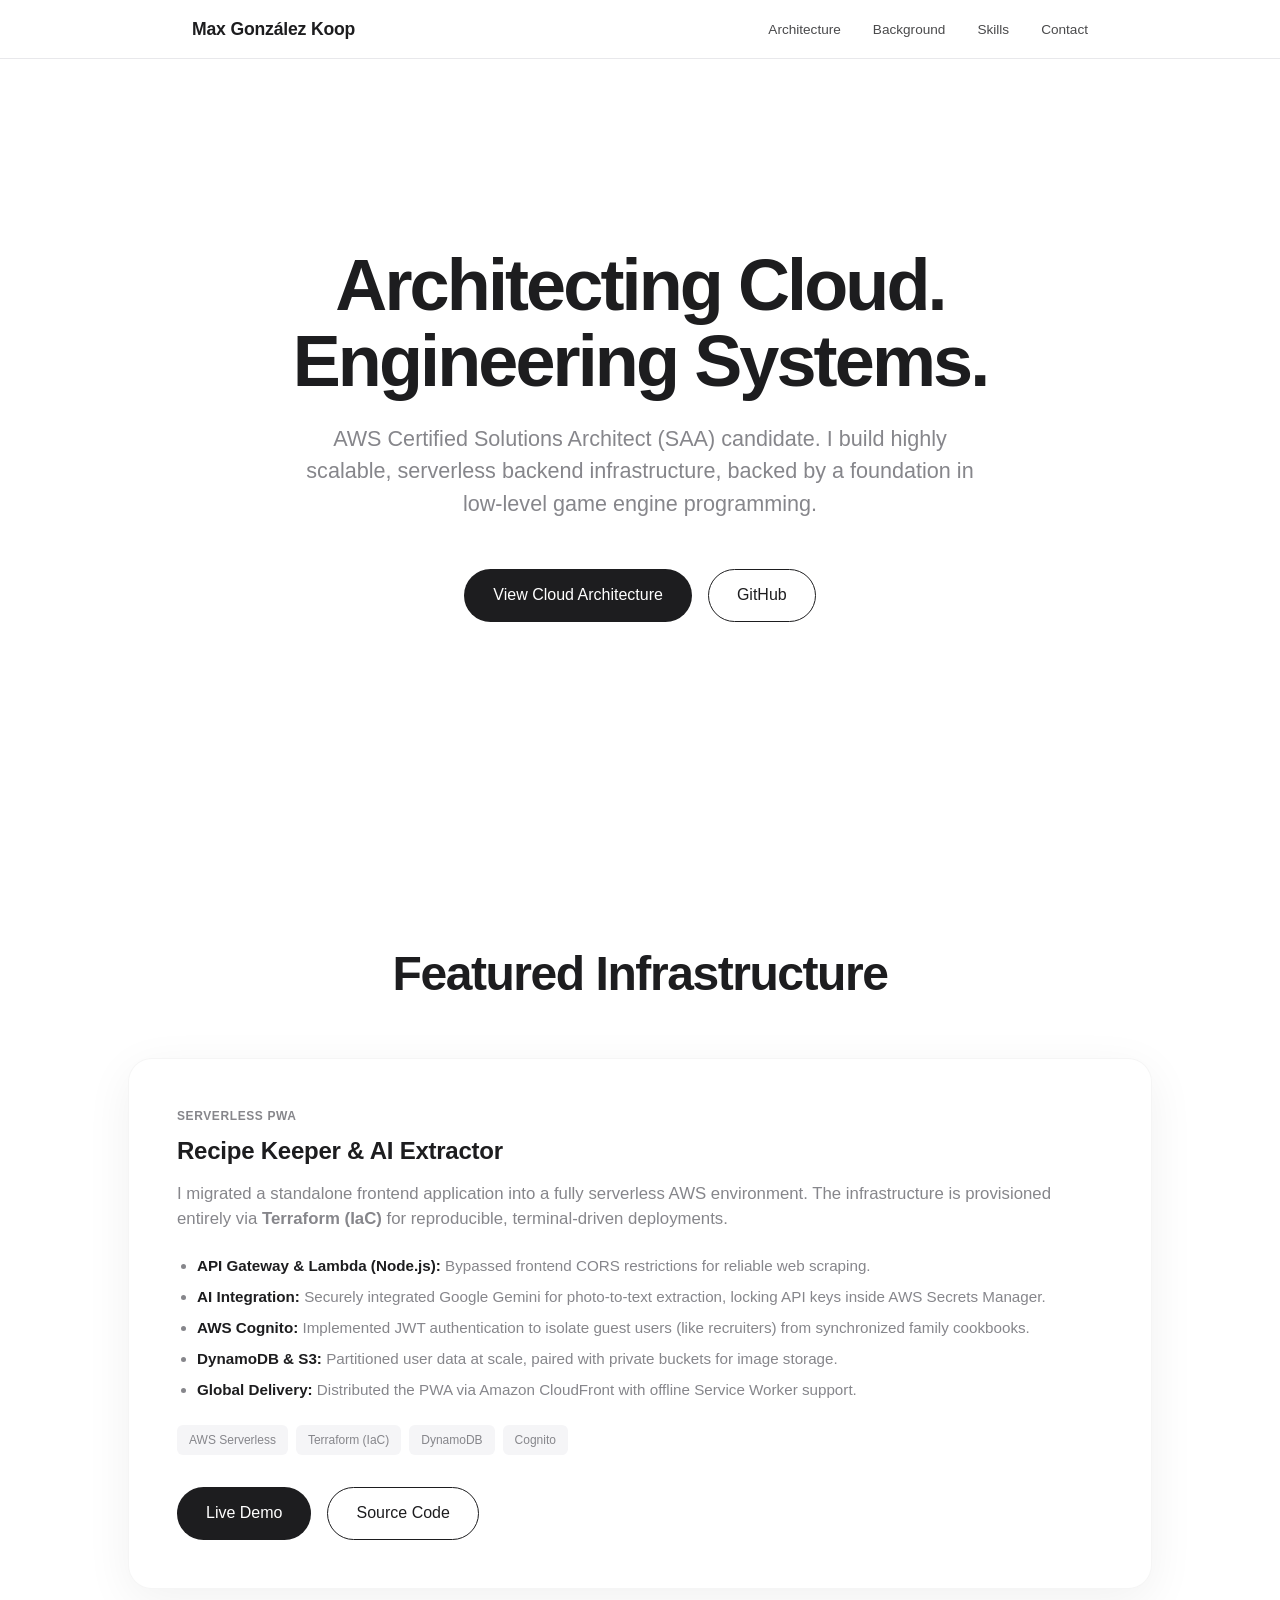
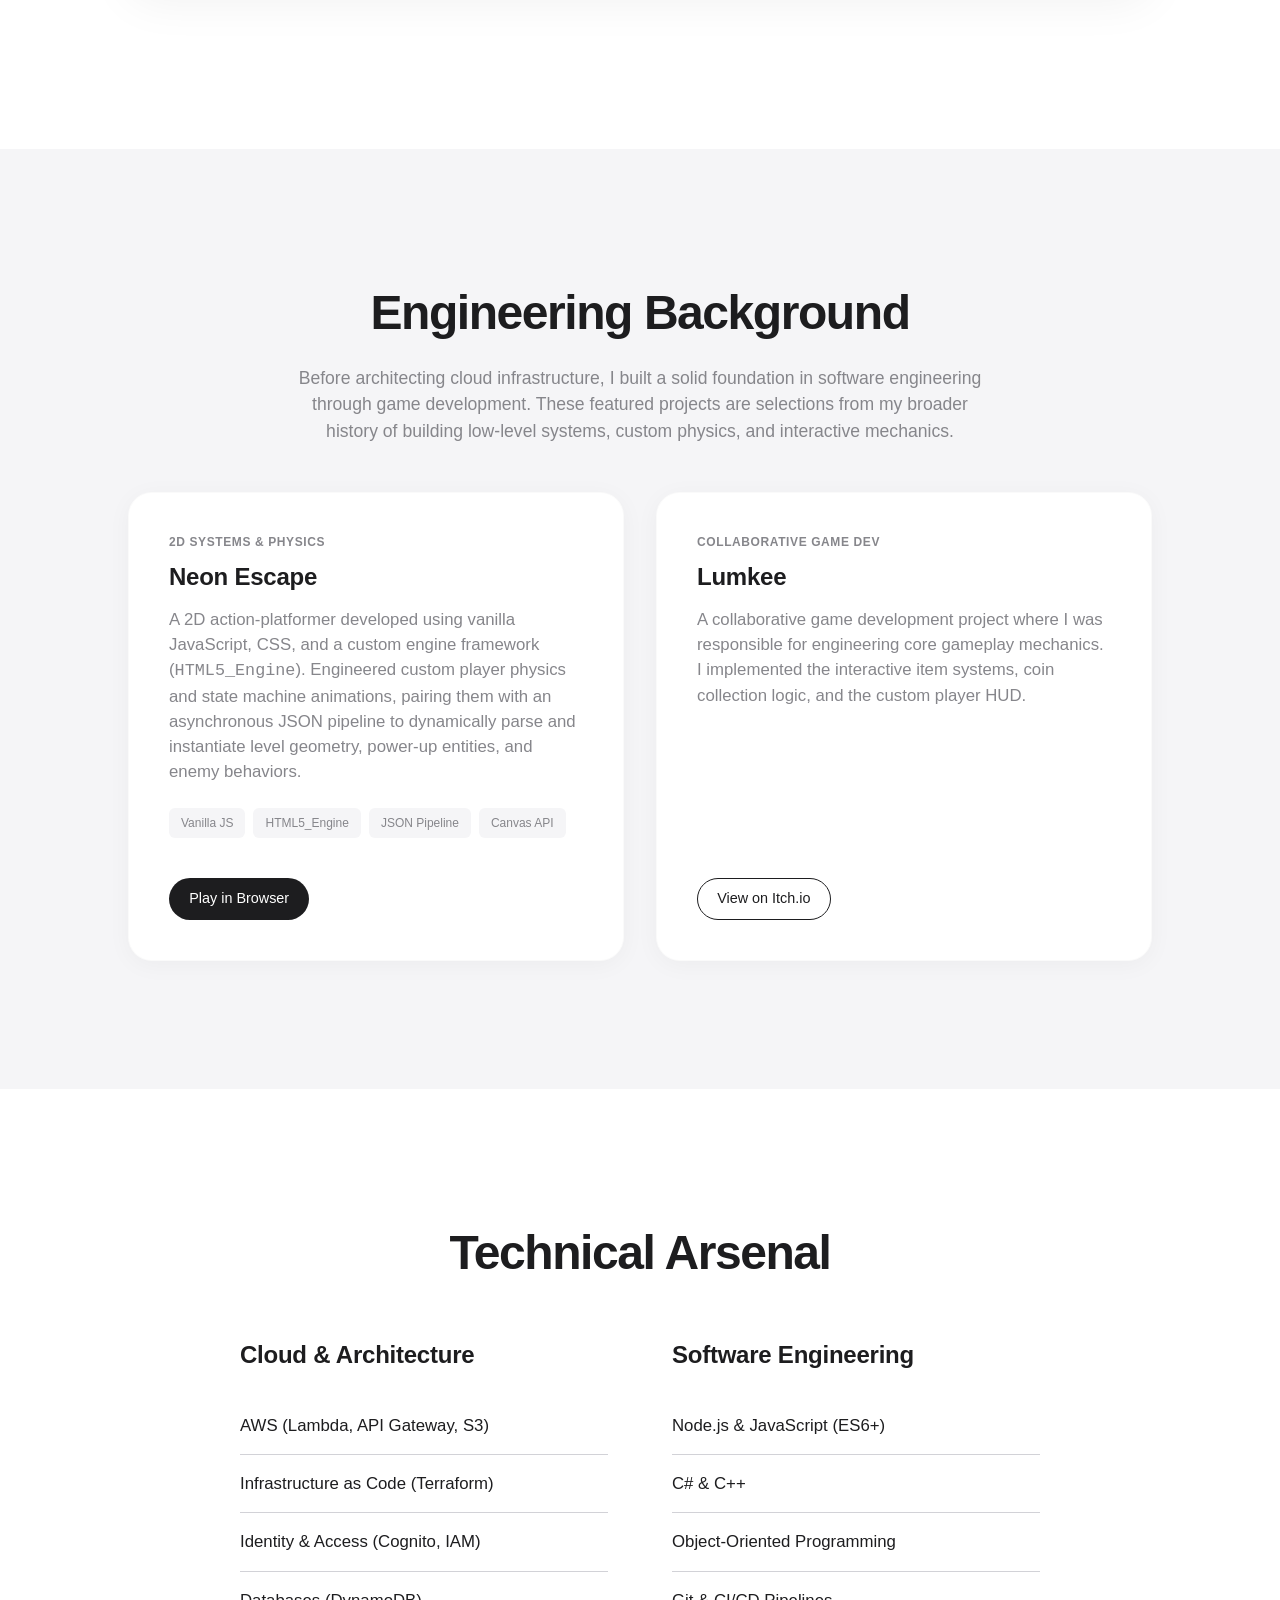
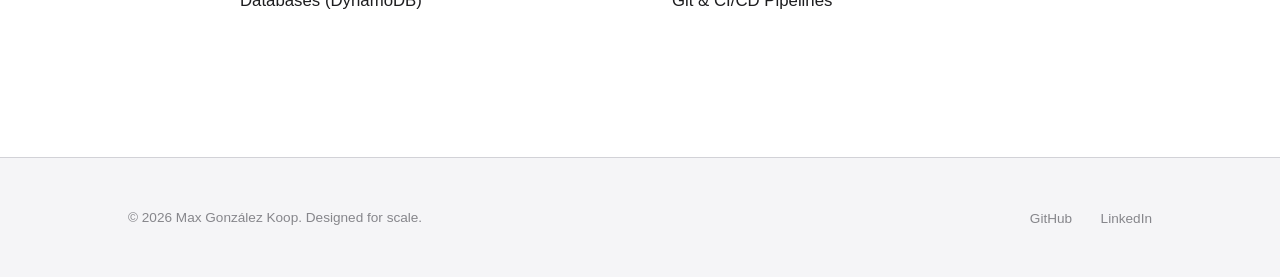
<file: index.html>
<!DOCTYPE html>
<html lang="en">
<head>
  <meta charset="UTF-8">
  <meta name="viewport" content="width=device-width, initial-scale=1.0">
  <title>Max González Koop | Cloud Solutions Architect</title>
  <link rel="stylesheet" href="style.css">
</head>
<body>

  <nav>
    <div class="nav-content">
      <div class="logo">Max González Koop</div>
      <ul class="nav-links">
        <li><a href="#featured">Architecture</a></li>
        <li><a href="#history">Background</a></li>
        <li><a href="#skills">Skills</a></li>
        <li><a href="mailto:maxgonzalezkoop@gmail.com">Contact</a></li>
      </ul>
    </div>
  </nav>

  <main>
    <header id="hero">
      <div class="hero-container">
        <h1 class="animate-load delay-1">Architecting Cloud.<br>Engineering Systems.</h1>
        <p class="subtitle animate-load delay-2">
          AWS Certified Solutions Architect (SAA) candidate. I build highly scalable, serverless backend infrastructure, backed by a foundation in low-level game engine programming.
        </p>
        <div class="btn-group animate-load delay-3">
          <a href="#featured" class="btn btn-primary">View Cloud Architecture</a>
          <a href="https://github.com/maxgkdev" target="_blank" class="btn btn-secondary">GitHub</a>
        </div>
      </div>
    </header>

    <!-- PRIMARY FOCUS: AWS ARCHITECTURE -->
    <section id="featured" class="section-padding">
      <div class="section-container">
        <h2 class="section-title scroll-reveal">Featured Infrastructure</h2>
        
        <div class="featured-card scroll-reveal">
          <div class="featured-content">
            <span class="eyebrow">Serverless PWA</span>
            <h3>Recipe Keeper & AI Extractor</h3>
            <p>I migrated a standalone frontend application into a fully serverless AWS environment. The infrastructure is provisioned entirely via <strong>Terraform (IaC)</strong> for reproducible, terminal-driven deployments.</p>
            
            <ul class="feature-list">
              <li><strong>API Gateway & Lambda (Node.js):</strong> Bypassed frontend CORS restrictions for reliable web scraping.</li>
              <li><strong>AI Integration:</strong> Securely integrated Google Gemini for photo-to-text extraction, locking API keys inside AWS Secrets Manager.</li>
              <li><strong>AWS Cognito:</strong> Implemented JWT authentication to isolate guest users (like recruiters) from synchronized family cookbooks.</li>
              <li><strong>DynamoDB & S3:</strong> Partitioned user data at scale, paired with private buckets for image storage.</li>
              <li><strong>Global Delivery:</strong> Distributed the PWA via Amazon CloudFront with offline Service Worker support.</li>
            </ul>

            <div class="tags">
              <span class="tag">AWS Serverless</span>
              <span class="tag">Terraform (IaC)</span>
              <span class="tag">DynamoDB</span>
              <span class="tag">Cognito</span>
            </div>
            
            <div class="card-actions">
              <a href="https://d2tjksce0qbw7r.cloudfront.net/" target="_blank" class="btn btn-primary">Live Demo</a>
              <a href="https://github.com/maxgkdev/recipe-keeper-aws-serverless" target="_blank" class="btn btn-secondary">Source Code</a>
            </div>
          </div>
        </div>
      </div>
    </section>

    <!-- SECONDARY FOCUS: GAME DEV HISTORY -->
    <section id="history" class="section-padding bg-alt">
      <div class="section-container">
        <div class="section-header scroll-reveal">
          <h2 class="section-title" style="margin-bottom: 1rem;">Engineering Background</h2>
          <p class="subtitle" style="text-align: center; font-size: 1.1rem; margin-bottom: 3rem;">
            Before architecting cloud infrastructure, I built a solid foundation in software engineering through game development. These featured projects are selections from my broader history of building low-level systems, custom physics, and interactive mechanics.
        </div>
        
        <div class="projects-grid">
          
              <!-- Neon Escape -->
        <div class="card scroll-reveal">
        <div class="card-content">
            <span class="eyebrow">2D Systems & Physics</span>
        <h3>Neon Escape</h3>
        <p>
             A 2D action-platformer developed using vanilla JavaScript, CSS, and a custom engine framework (<code>HTML5_Engine</code>). Engineered custom player physics and state machine animations, pairing them with an asynchronous JSON pipeline to dynamically parse and instantiate level geometry, power-up entities, and enemy behaviors.
        </p>
        <div class="tags">
            <span class="tag">Vanilla JS</span>
            <span class="tag">HTML5_Engine</span>
            <span class="tag">JSON Pipeline</span>
            <span class="tag">Canvas API</span>
        </div>
        </div>
        <div class="card-footer flex-footer">
            <a href="projects/neon-escapes/index.html" target="_blank" class="btn btn-primary btn-sm">Play in Browser</a>
        </div>
        </div>

          <!-- Lumkee -->
          <div class="card scroll-reveal delay-1">
            <div class="card-content">
              <span class="eyebrow">Collaborative Game Dev</span>
              <h3>Lumkee</h3>
              <p>A collaborative game development project where I was responsible for engineering core gameplay mechanics. I implemented the interactive item systems, coin collection logic, and the custom player HUD.</p>
            </div>
            <div class="card-footer flex-footer">
              <a href="https://hasusstudio.itch.io/lumkee" target="_blank" class="btn btn-secondary btn-sm">View on Itch.io</a>
            </div>
          </div>

        </div>
      </div>
    </section>

    <!-- SKILLS -->
    <section id="skills" class="section-padding">
      <div class="section-container">
        <h2 class="section-title scroll-reveal">Technical Arsenal</h2>
        
        <div class="skills-grid">
          <div class="skill-column scroll-reveal">
            <h3>Cloud & Architecture</h3>
            <ul>
              <li>AWS (Lambda, API Gateway, S3)</li>
              <li>Infrastructure as Code (Terraform)</li>
              <li>Identity & Access (Cognito, IAM)</li>
              <li>Databases (DynamoDB)</li>
            </ul>
          </div>
          
          <div class="skill-column scroll-reveal delay-1">
            <h3>Software Engineering</h3>
            <ul>
              <li>Node.js & JavaScript (ES6+)</li>
              <li>C# & C++</li>
              <li>Object-Oriented Programming</li>
              <li>Git & CI/CD Pipelines</li>
            </ul>
          </div>
        </div>
      </div>
    </section>
  </main>

  <footer>
    <div class="footer-content">
      <p>&copy; 2026 Max González Koop. Designed for scale.</p>
      <div class="social-links">
        <a href="https://github.com/maxgkdev" target="_blank">GitHub</a>
        <a href="https://linkedin.com/in/max-gonzalez-koop-64b515263/" target="_blank">LinkedIn</a>
      </div>
    </div>
  </footer>

  <script src="script.js" defer></script>
</body>
</html>
</file>
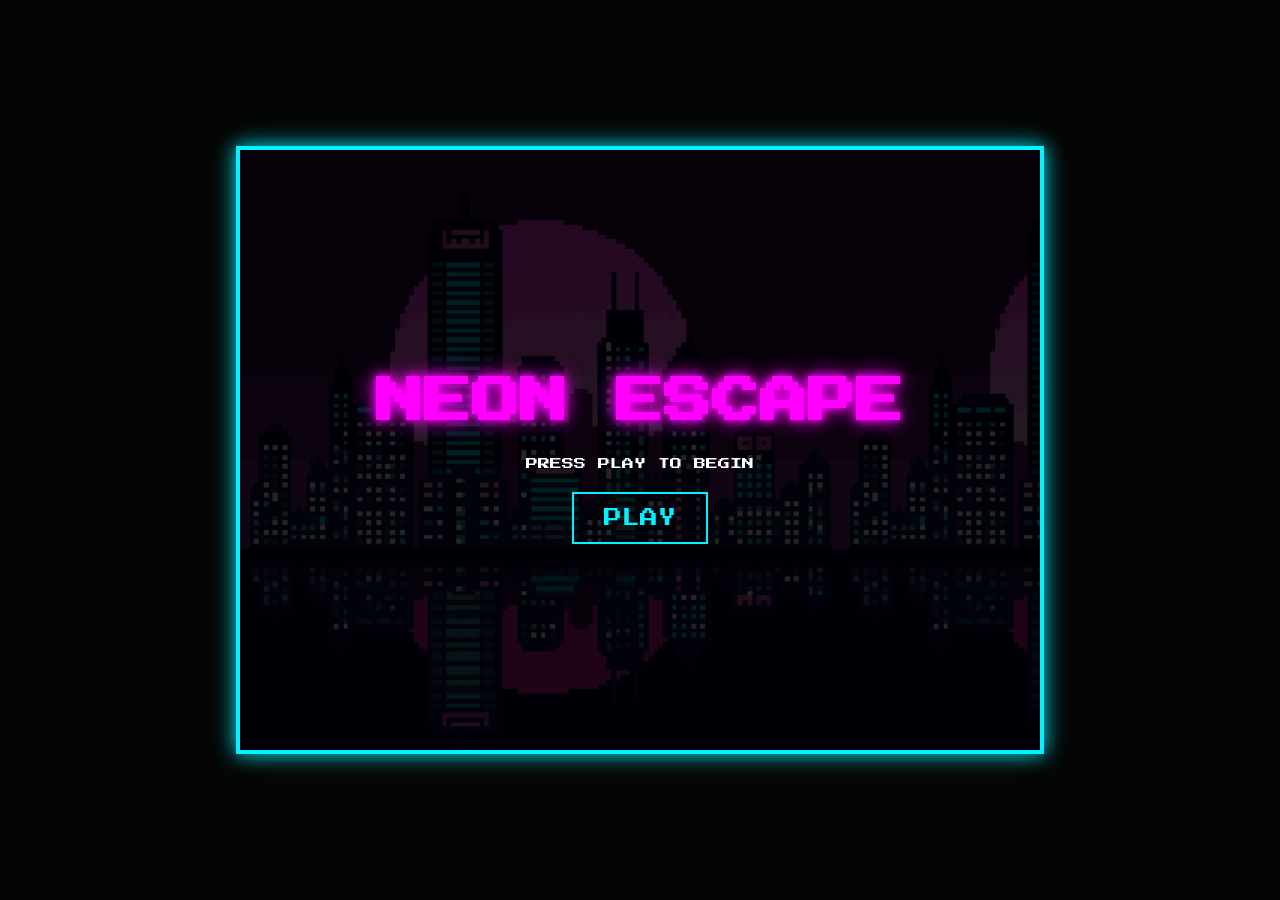
<file: projects/neon-escapes/index.html>
<!DOCTYPE html>
<html lang="en">
<head>
    <meta charset="UTF-8">
    <meta name="viewport" content="width=device-width, initial-scale=1.0">
    <title>Neon Physics Escape - Final Project</title>
    <link rel="stylesheet" href="style.css">
    <link href="https://fonts.googleapis.com/css2?family=Press+Start+2P&display=swap" rel="stylesheet">
</head>
<body>

    <div id="game-wrapper">
        <canvas id="myCanvas" width="800" height="600"></canvas>

        <div id="menu-container">
            
            <div id="main-menu" class="overlay">
                <h1 class="neon-text">NEON ESCAPE</h1>
                <p class="pulse">PRESS PLAY TO BEGIN</p>
                <button id="start-btn" class="menu-btn">PLAY</button>
            </div>

            <div id="game-ui" style="display: none;">
                <div class="hud-item">TIME: <span id="time-val">0.0</span>s</div>
                <div class="hud-item">SCORE: <span id="score-val">0</span></div>
            </div>

            <div id="pause-menu" class="overlay" style="display: none;">
                
                <h2 class="neon-text-blue">PAUSED</h2>
                <div style="margin-bottom: 30px;">
                 <label id="volume-label" for="volume-slider">MUSIC VOLUME</label><br>
                <input type="range" id="volume-slider" min="0" max="1" step="0.1" value="0.4">
                </div>
                <button id="resume-btn" class="menu-btn">RESUME</button>
                <button id="quit-btn" class="menu-btn">QUIT</button>
            </div>

            <div id="win-menu" class="overlay" style="display: none;">
                <h1 class="neon-text">YOU WIN!</h1>
                <h2 class="neon-text-blue">ESCAPE COMPLETE</h2>
                
                <h3 class="neon-text-blue" id="final-stats" style="font-size: 18px; margin-bottom: 30px; line-height: 1.5; text-align: center;"></h3>
                
                <button id="restart-btn" class="menu-btn">PLAY AGAIN</button>
            </div>

            <div id="inventory-ui">
                <div id="slot-1" class="slot"><span class="key">1</span><div class="label">EMPTY</div><div class="timer"></div></div>
                <div id="slot-2" class="slot"><span class="key">2</span><div class="label">EMPTY</div><div class="timer"></div></div>
                <div id="slot-3" class="slot"><span class="key">3</span><div class="label">EMPTY</div><div class="timer"></div></div>
            </div>

        </div>
    </div>

    <script src="scripts/Box2D.js"></script>

    <script src="scripts/utils_math.js"></script>
    <script src="scripts/utils_classes.js"></script>
    
    <script src="scripts/renderer.js"></script>
    <script src="scripts/input.js"></script>
    <script src="scripts/audioplayer.js"></script>
    <script src="scripts/particlesystem.js"></script>
    <script src="scripts/htmlmenu.js"></script>

    <script src="scripts/game.js"></script>
    <script src="scripts/gameobjects.js"></script>

    <script src="scripts/box2d_helper.js"></script>
    <script src="scripts/box2d_game.js"></script>
    <script src="scripts/box2d_gameobjects.js"></script>

    <script src="scripts/main.js"></script>
    <script src="Player.js"></script>
    <script src="NeonEscape.js"></script>

    
</body>
</html>
</file>
<file: style.css>
/* Apple-Style Design System */
:root {
  --bg-primary: #ffffff;
  --bg-secondary: #f5f5f7;
  --text-primary: #1d1d1f;
  --text-secondary: #86868b;
  --border: #d2d2d7;
  --accent: #0066cc;
  --accent-hover: #004499;
  
  --ease-out: cubic-bezier(0.23, 1, 0.32, 1);
}

* {
  margin: 0;
  padding: 0;
  box-sizing: border-box;
}

body {
  background-color: var(--bg-primary);
  color: var(--text-primary);
  font-family: -apple-system, BlinkMacSystemFont, "SF Pro Text", "Segoe UI", Roboto, Helvetica, Arial, sans-serif;
  line-height: 1.5;
  -webkit-font-smoothing: antialiased;
}

h1 {
  font-size: clamp(2.5rem, 6vw, 4.5rem);
  font-weight: 700;
  letter-spacing: -0.04em;
  line-height: 1.05;
  margin-bottom: 1.5rem;
}

h2.section-title {
  font-size: clamp(2rem, 4vw, 3rem);
  font-weight: 700;
  letter-spacing: -0.03em;
  margin-bottom: 3rem;
  text-align: center;
}

h3 {
  font-size: 1.5rem;
  font-weight: 600;
  letter-spacing: -0.01em;
  margin-bottom: 0.75rem;
}

p {
  font-size: 1.05rem;
  color: var(--text-secondary);
}

.subtitle {
  font-size: clamp(1.1rem, 2vw, 1.35rem);
  max-width: 700px;
  margin: 0 auto 3rem;
  line-height: 1.5;
}

nav {
  position: fixed;
  top: 0;
  width: 100%;
  background: rgba(255, 255, 255, 0.8);
  backdrop-filter: blur(20px);
  -webkit-backdrop-filter: blur(20px);
  border-bottom: 1px solid rgba(210, 210, 215, 0.5);
  z-index: 100;
}

.nav-content {
  max-width: 1024px;
  margin: 0 auto;
  padding: 1rem 5%;
  display: flex;
  justify-content: space-between;
  align-items: center;
}

.logo {
  font-weight: 600;
  font-size: 1.1rem;
  letter-spacing: -0.01em;
}

.nav-links {
  display: flex;
  gap: 2rem;
  list-style: none;
}

.nav-links a {
  text-decoration: none;
  color: var(--text-primary);
  font-size: 0.85rem;
  font-weight: 500;
  opacity: 0.8;
  transition: opacity 200ms ease;
}

.nav-links a:hover {
  opacity: 1;
}

.section-padding {
  padding: 8rem 5%;
}

.section-container {
  max-width: 1024px;
  margin: 0 auto;
}

.bg-alt {
  background-color: var(--bg-secondary);
}

#hero {
  min-height: 90vh;
  display: flex;
  align-items: center;
  justify-content: center;
  text-align: center;
  padding: 0 5%;
  padding-top: 60px;
}

/* Button Reset & Layout */
.btn-group {
  display: flex;
  gap: 1rem;
  justify-content: center;
}

.card-actions {
  display: flex;
  gap: 1rem;
  margin-top: 2rem;
}

.btn {
  display: inline-flex;
  align-items: center;
  justify-content: center;
  padding: 0.85rem 1.75rem;
  border-radius: 98px; 
  font-size: 1rem;
  font-weight: 500;
  text-decoration: none;
  cursor: pointer;
  border: 1px solid transparent;
  transition: transform 160ms var(--ease-out), background-color 200ms ease, opacity 200ms ease;
}

.btn-sm {
  padding: 0.6rem 1.2rem;
  font-size: 0.9rem;
}

.btn:active {
  transform: scale(0.96);
}

.btn-primary {
  background: var(--text-primary);
  color: var(--bg-primary);
}

.btn-primary:hover {
  opacity: 0.85;
}

.btn-secondary {
  background: transparent;
  color: var(--text-primary);
  border-color: var(--text-primary);
}

.btn-secondary:hover {
  background: var(--bg-secondary);
}

/* Featured AWS Card */
.featured-card {
  background: var(--bg-primary);
  border-radius: 24px;
  overflow: hidden;
  box-shadow: 0 12px 48px rgba(0, 0, 0, 0.06);
  border: 1px solid rgba(0,0,0,0.04);
  padding: 3rem;
  margin-bottom: 2rem;
}

.feature-list {
  margin: 1.5rem 0;
  padding-left: 1.25rem;
  color: var(--text-secondary);
}

.feature-list li {
  margin-bottom: 0.5rem;
  font-size: 0.95rem;
}

.feature-list strong {
  color: var(--text-primary);
}

/* History Cards */
.projects-grid {
  display: grid;
  grid-template-columns: repeat(auto-fit, minmax(350px, 1fr));
  gap: 2rem;
}

.card {
  background: var(--bg-primary);
  border-radius: 24px;
  overflow: hidden;
  box-shadow: 0 4px 24px rgba(0, 0, 0, 0.04);
  display: flex;
  flex-direction: column;
  border: 1px solid rgba(0,0,0,0.02);
  transition: transform 300ms var(--ease-out), box-shadow 300ms ease;
}

@media (hover: hover) and (pointer: fine) {
  .card:hover {
    transform: translateY(-4px);
    box-shadow: 0 12px 32px rgba(0, 0, 0, 0.08);
  }
}

.card-content {
  padding: 2.5rem;
  flex-grow: 1;
}

.eyebrow {
  font-size: 0.75rem;
  font-weight: 600;
  text-transform: uppercase;
  letter-spacing: 0.05em;
  color: var(--text-secondary);
  display: block;
  margin-bottom: 0.5rem;
}

.flex-footer {
  padding: 0 2.5rem 2.5rem;
  display: flex;
}

.tags {
  display: flex;
  flex-wrap: wrap;
  gap: 0.5rem;
  margin-top: 1.5rem;
}

.tag {
  background: var(--bg-secondary);
  color: var(--text-secondary);
  padding: 0.35rem 0.75rem;
  border-radius: 6px;
  font-size: 0.75rem;
  font-weight: 500;
}

/* Skills */
.skills-grid {
  display: grid;
  grid-template-columns: repeat(auto-fit, minmax(300px, 1fr));
  gap: 4rem;
  max-width: 800px;
  margin: 0 auto;
}

.skill-column ul {
  list-style: none;
  margin-top: 1.5rem;
}

.skill-column li {
  padding: 1rem 0;
  border-bottom: 1px solid var(--border);
  font-size: 1.05rem;
  color: var(--text-primary);
}

.skill-column li:last-child {
  border-bottom: none;
}

/* Footer */
footer {
  padding: 3rem 5%;
  background: var(--bg-secondary);
  border-top: 1px solid var(--border);
}

.footer-content {
  max-width: 1024px;
  margin: 0 auto;
  display: flex;
  justify-content: space-between;
  align-items: center;
  flex-wrap: wrap;
  gap: 1rem;
}

.footer-content p {
  font-size: 0.85rem;
}

.social-links a {
  color: var(--text-secondary);
  text-decoration: none;
  font-size: 0.85rem;
  margin-left: 1.5rem;
  transition: color 200ms ease;
}

.social-links a:hover {
  color: var(--text-primary);
}

/* Animations */
@keyframes fadeInUpScale {
  from {
    opacity: 0;
    transform: translateY(20px) scale(0.97);
  }
  to {
    opacity: 1;
    transform: translateY(0) scale(1);
  }
}

.animate-load {
  opacity: 0;
  animation: fadeInUpScale 800ms var(--ease-out) forwards;
}

.animate-load.delay-1 { animation-delay: 100ms; }
.animate-load.delay-2 { animation-delay: 200ms; }
.animate-load.delay-3 { animation-delay: 300ms; }

.scroll-reveal {
  opacity: 0;
  transform: translateY(24px);
  transition: opacity 600ms var(--ease-out), transform 600ms var(--ease-out);
  will-change: opacity, transform;
}

.scroll-reveal.active {
  opacity: 1;
  transform: translateY(0);
}

.scroll-reveal.delay-1 { transition-delay: 150ms; }

@media (prefers-reduced-motion: reduce) {
  *, ::before, ::after {
    animation-duration: 0.01ms !important;
    animation-iteration-count: 1 !important;
    transition-duration: 0.01ms !important;
    scroll-behavior: auto !important;
  }
  .animate-load, .scroll-reveal {
    opacity: 1;
    transform: none;
  }
  .btn:active {
    transform: none;
  }
}
</file>
<file: projects/neon-escapes/style.css>
/* General Layout */
body {
    margin: 0;
    padding: 0;
    background-color: #050505;
    display: flex;
    justify-content: center;
    align-items: center;
    height: 100vh;
    overflow: hidden;
    font-family: 'Press Start 2P', cursive;
    
}
body, #game-wrapper {
   
    cursor: url('data:image/svg+xml;utf8,<svg xmlns="http://www.w3.org/2000/svg" width="16" height="16" viewBox="0 0 16 16"><circle cx="8" cy="8" r="6" fill="none" stroke="%2300f3ff" stroke-width="2" /></svg>') 8 8, auto;
}
#game-wrapper {
    position: relative;
    width: 800px;
    height: 600px;
    border: 4px solid #00f3ff;
    box-shadow: 0 0 20px #00f3ff;
    
}

#myCanvas {
    position: absolute;
    top: 0;
    left: 0;
    display: block;
    z-index: 1; 
    background-color: #111; 
    width: 100%;
    height: 100%;
}
#menu-container {
    position: absolute;
    top: 0;
    left: 0;
    width: 800px;
    height: 600px;
    z-index: 10; 
    pointer-events: none; 
}
/* Shared Overlay Screens (Menu & Pause) */
.overlay {
    position: absolute;
    width: 100%;
    height: 100%;
    background: rgba(0, 0, 0, 0.85);
    display: flex;
    flex-direction: column;
    justify-content: center;
    align-items: center;
    pointer-events: auto; /* Buttons still need clicks */
}

/* HUD / In-Game UI */
#game-ui {
    position: absolute;
    top: 0;
    left: 0;
    width: 100%;
    padding: 20px;
    box-sizing: border-box;
    display: flex;
    justify-content: space-between;
    pointer-events: none;
}

.hud-item {
    color: #00f3ff;
    text-shadow: 0 0 10px #00f3ff;
    font-size: 14px;
}

#inventory-ui {
    position: absolute;
    bottom: 20px;
    left: 50%;
    transform: translateX(-50%);
    display: flex;
    gap: 15px;
    pointer-events: none;
}
.slot {
    width: 80px;
    height: 80px;
    border: 2px solid #00f3ff;
    background: rgba(0, 0, 0, 0.6);
    display: flex;
    flex-direction: column;
    align-items: center;
    justify-content: center;
    position: relative;
    box-shadow: 0 0 10px #00f3ff;
}
.slot .key { position: absolute; top: 2px; left: 5px; color: #ff00ff; font-size: 10px; }
.slot .label { color: #fff; font-size: 8px; text-align: center; }
.slot .timer { 
    position: absolute; bottom: 0; left: 0; 
    height: 5px; background: #ff00ff; width: 0%; transition: width 0.1s linear; 
}

/* Typography & Effects */
.neon-text {
    color: #ff00ff;
    font-size: 48px;
    text-shadow: 0 0 10px #ff00ff, 0 0 20px #ff00ff;
    margin-bottom: 20px;
}

.neon-text-blue {
    color: #00f3ff;
    font-size: 36px;
    text-shadow: 0 0 10px #00f3ff, 0 0 20px #00f3ff;
}

.pulse {
    color: #fff;
    font-size: 12px;
    animation: pulse-animation 2s infinite;
}

@keyframes pulse-animation {
    0% { opacity: 1; }
    50% { opacity: 0.3; }
    100% { opacity: 1; }
}

/* Buttons */
.menu-btn {
    background: transparent;
    border: 2px solid #00f3ff;
    color: #00f3ff;
    padding: 15px 30px;
    font-family: 'Press Start 2P', cursive;
    font-size: 18px;
    cursor: pointer;
    margin: 10px;
    transition: all 0.3s ease;
    cursor: url('data:image/svg+xml;utf8,<svg xmlns="http://www.w3.org/2000/svg" width="16" height="16" viewBox="0 0 16 16"><circle cx="8" cy="8" r="6" fill="none" stroke="%23ff00ff" stroke-width="2" /></svg>') 8 8, pointer;
}

.menu-btn:hover {
    background: #00f3ff;
    color: #000;
    box-shadow: 0 0 20px #00f3ff;
}

/* --- NEON VOLUME SLIDER --- */
/* 1. The Label Styling */
#volume-label {
    color: #00f3ff;
    font-family: inherit; 
    font-size: 18px;
    text-shadow: 0 0 5px #00f3ff, 0 0 10px #00f3ff;
    letter-spacing: 2px;
}

/* 2. The Slider Container */
input[type=range] {
    -webkit-appearance: none;
    appearance: none;
    width: 250px; 
    background: transparent;
    margin-top: 15px;
}

input[type=range]:focus {
    outline: none;
}

/* 3. The Track (Chunky Neon Box) */
input[type=range]::-webkit-slider-runnable-track {
    width: 100%;
    height: 12px;
    cursor: url('data:image/svg+xml;utf8,<svg xmlns="http://www.w3.org/2000/svg" width="16" height="16" viewBox="0 0 16 16"><circle cx="8" cy="8" r="6" fill="none" stroke="%2300f3ff" stroke-width="2" /></svg>') 8 8, auto;
    background: #111; 
    border: 2px solid #ff00ff; 
    border-radius: 0px; 
    box-shadow: 0 0 10px #ff00ff;
}

/* 4. The Thumb (Sharp Rectangular Knob) */
input[type=range]::-webkit-slider-thumb {
    height: 28px;
    width: 14px; 
    background: #00f3ff; 
    border: 2px solid #fff; 
    border-radius: 0px;
    cursor: url('data:image/svg+xml;utf8,<svg xmlns="http://www.w3.org/2000/svg" width="16" height="16" viewBox="0 0 16 16"><circle cx="8" cy="8" r="6" fill="none" stroke="%2300f3ff" stroke-width="2" /></svg>') 8 8, auto;
    -webkit-appearance: none;
    appearance: none;
    margin-top: -10px; 
    box-shadow: 0 0 10px #00f3ff, 0 0 20px #00f3ff; 
}
</file>
